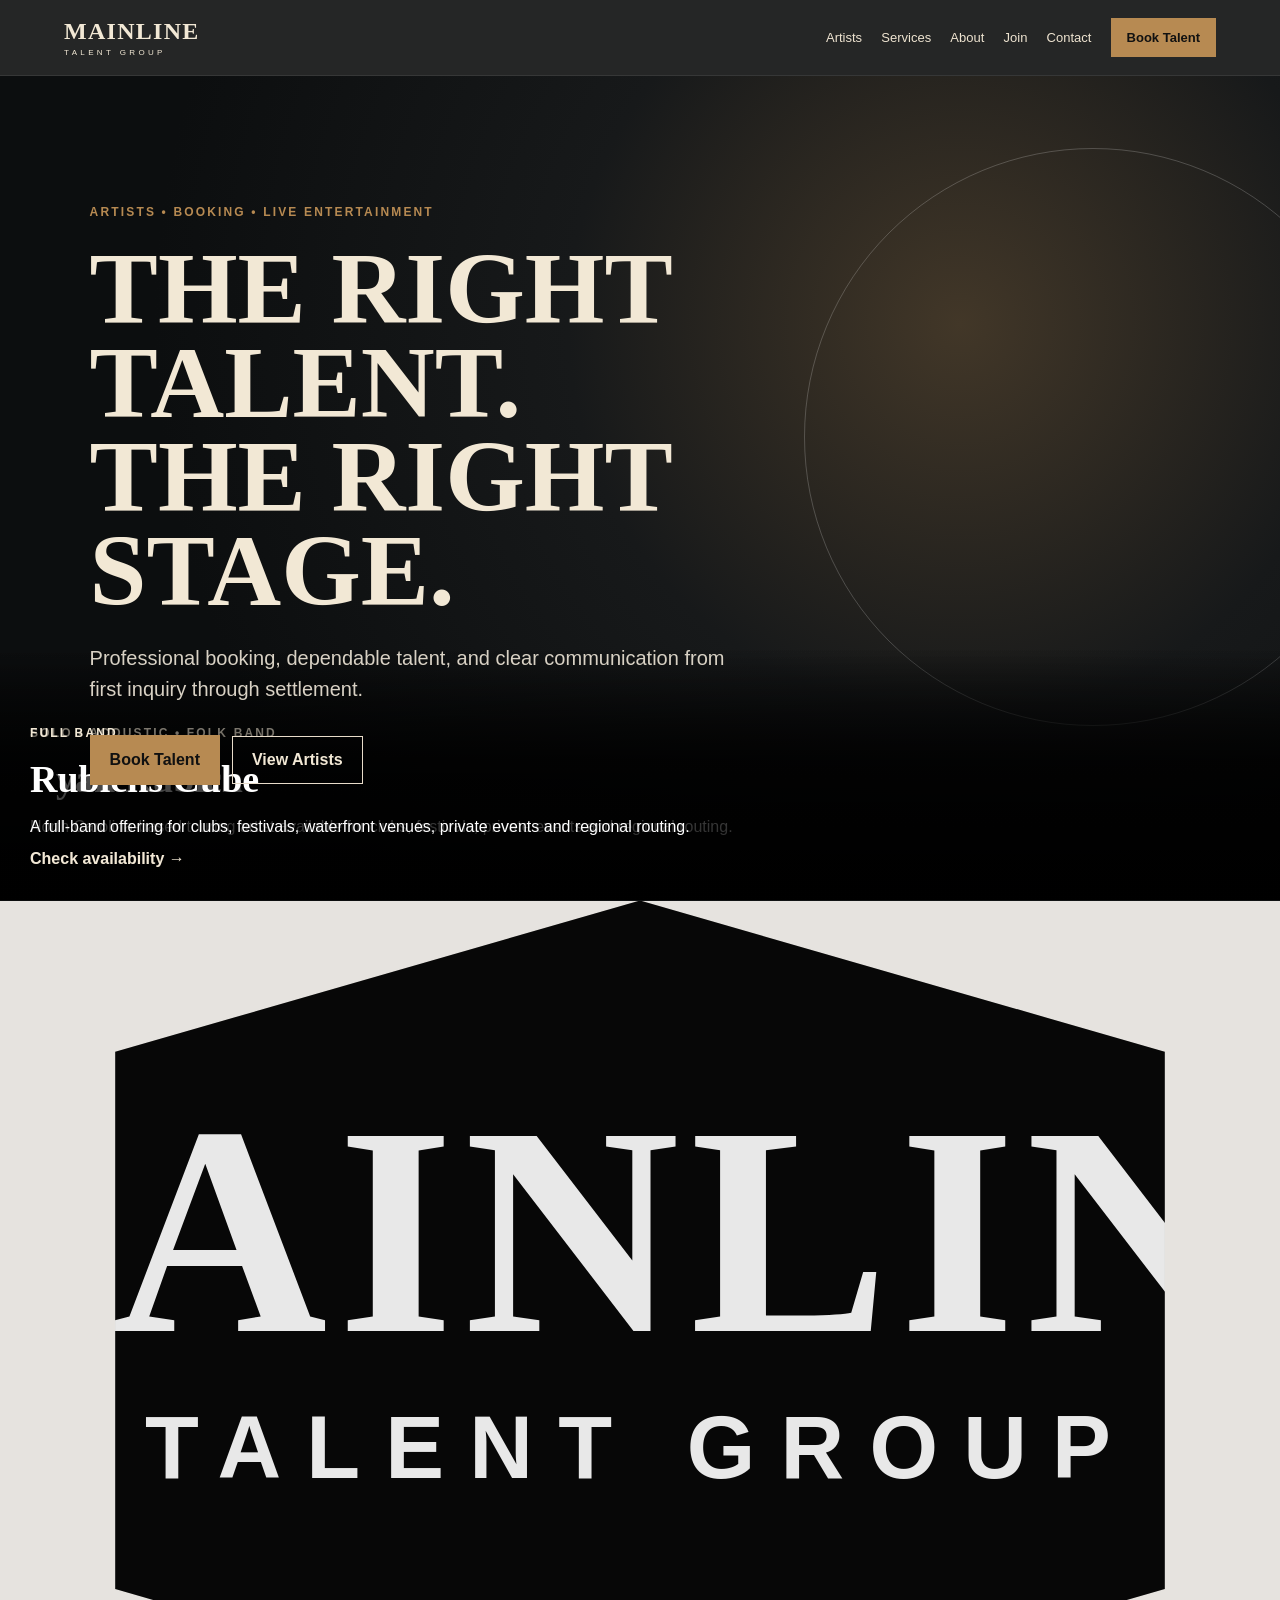
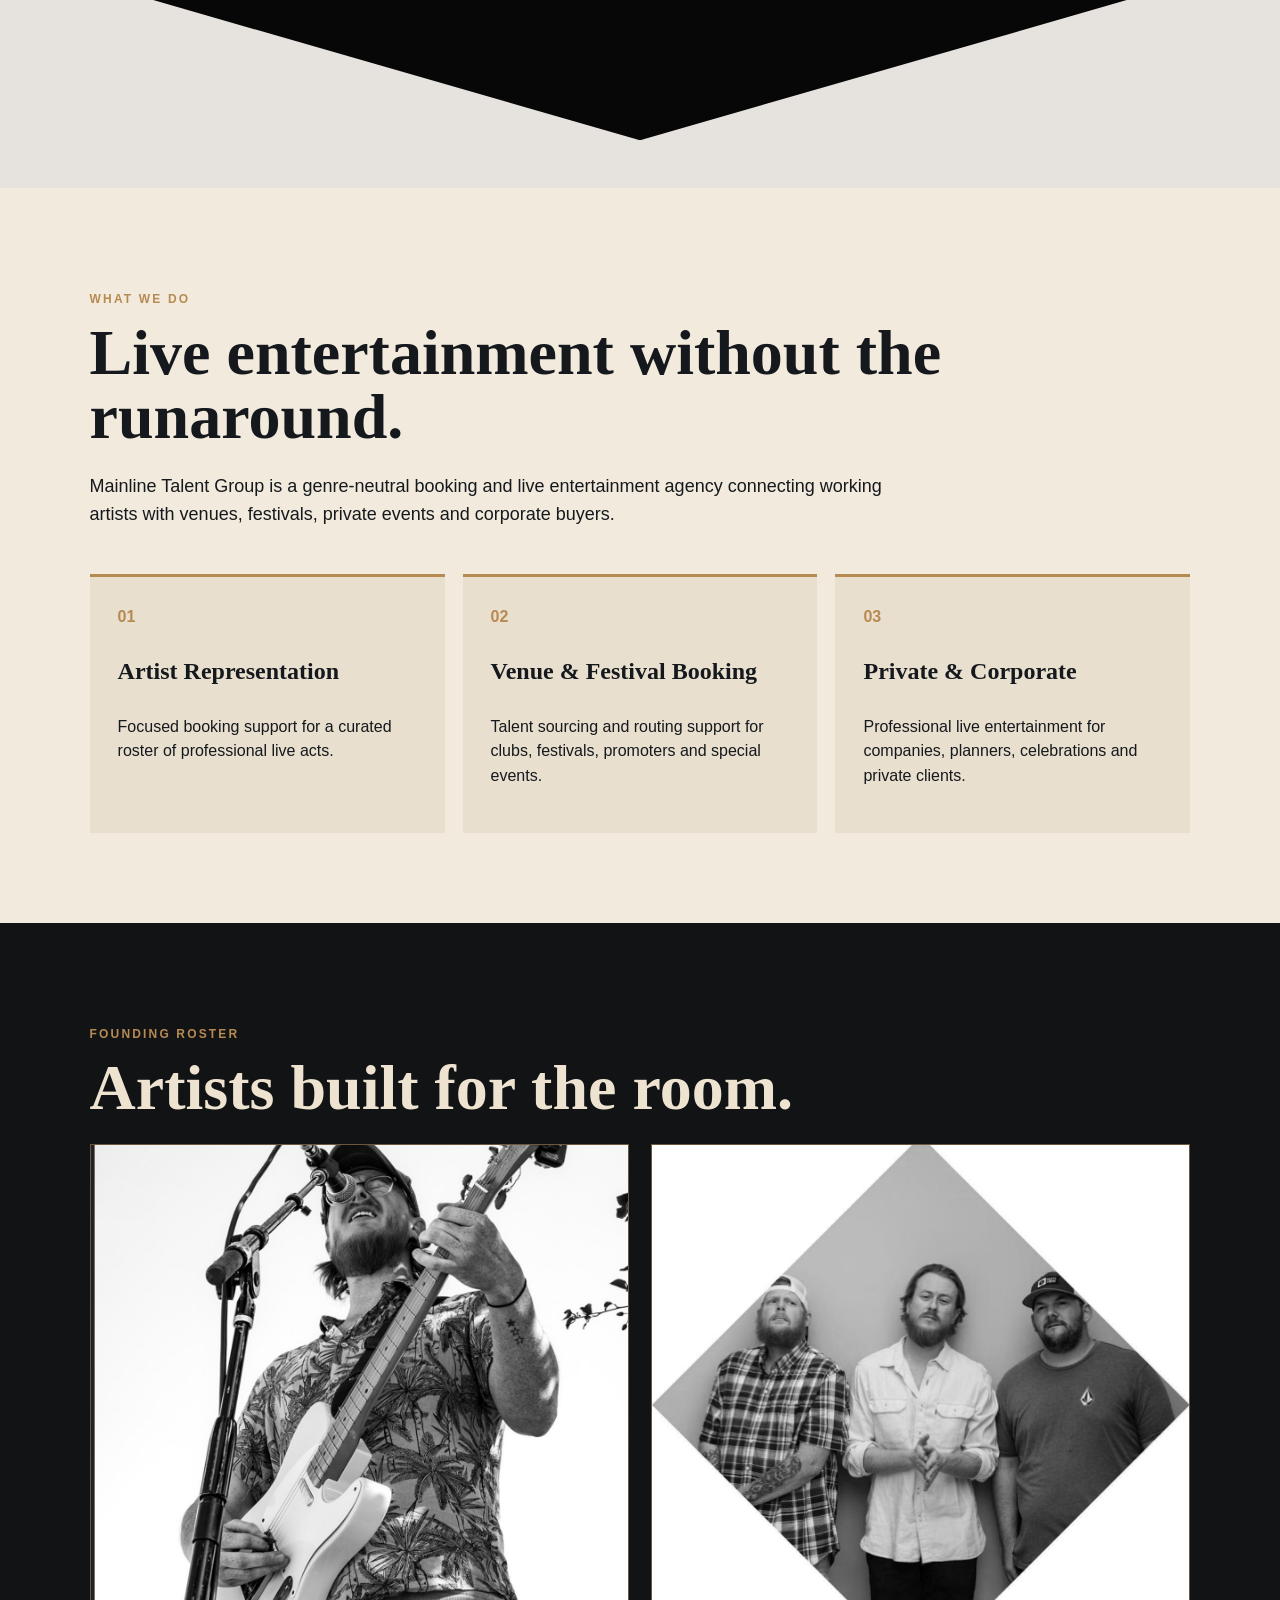
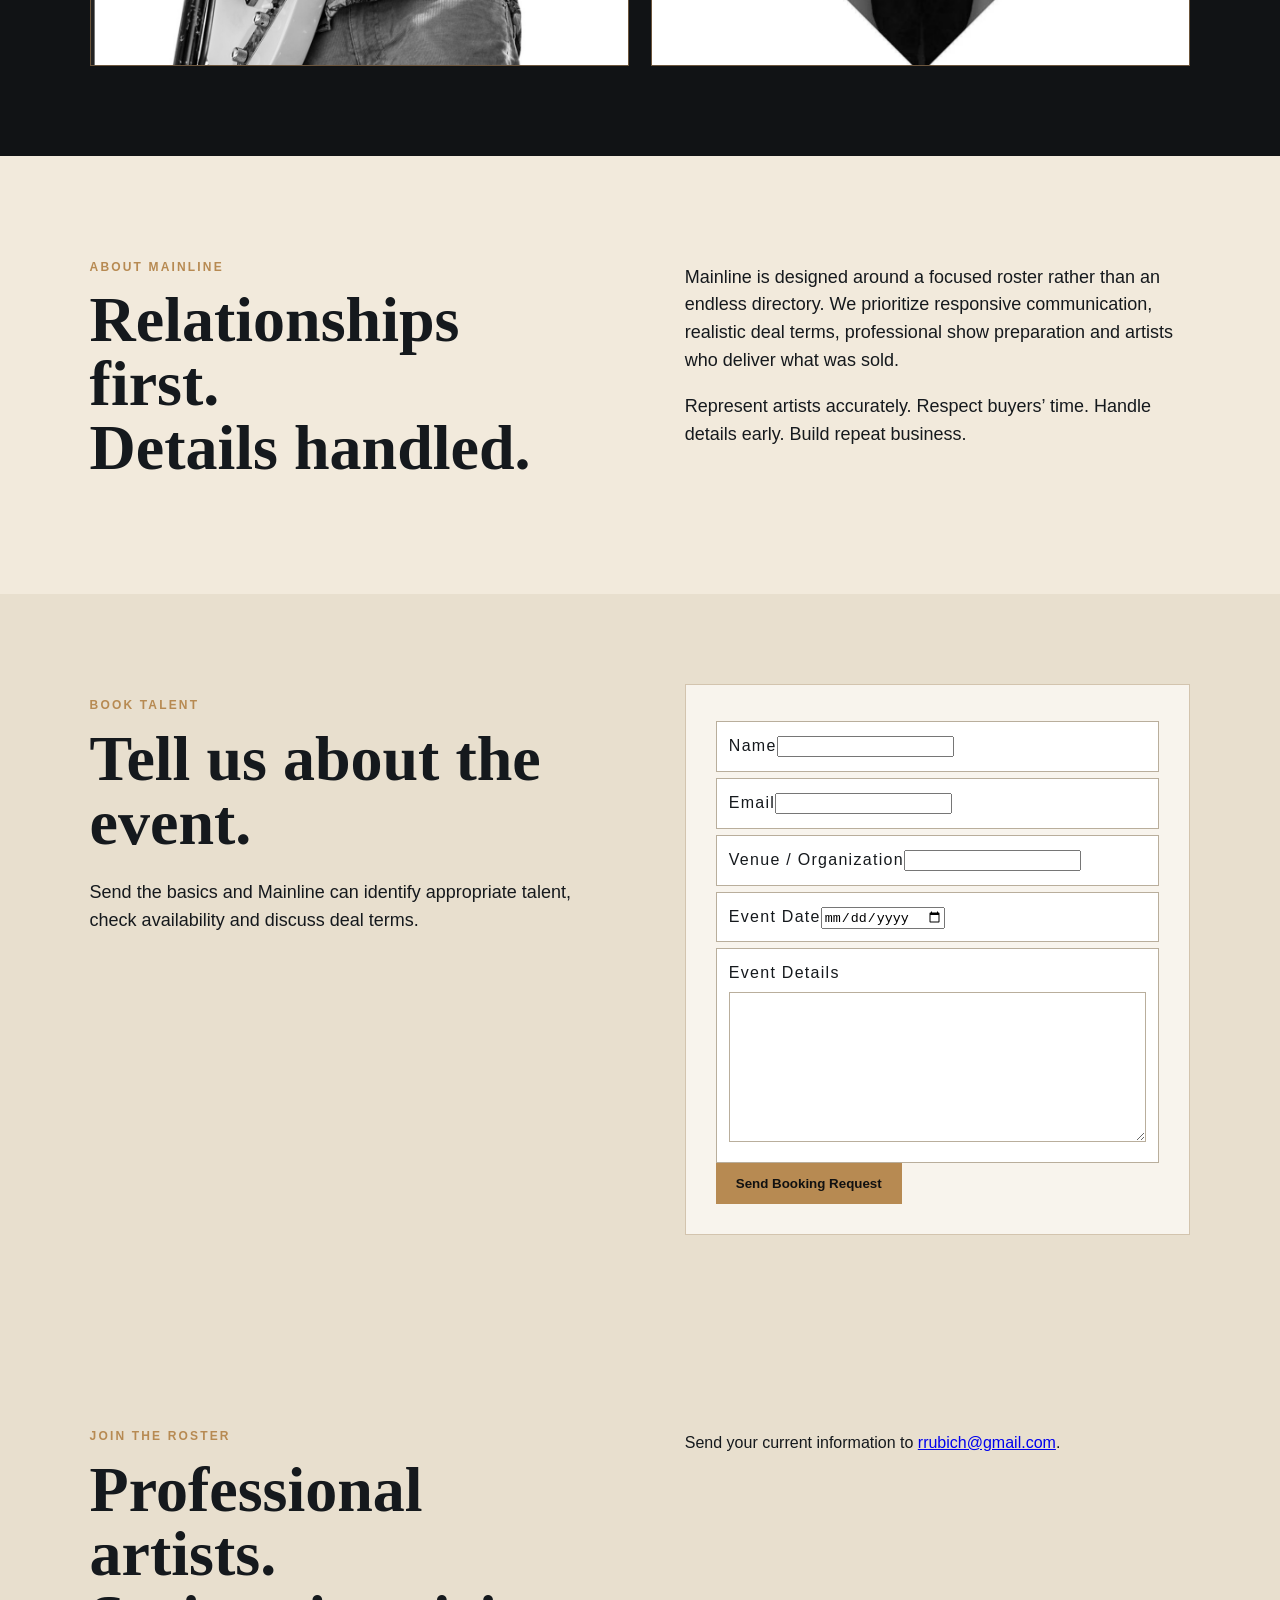
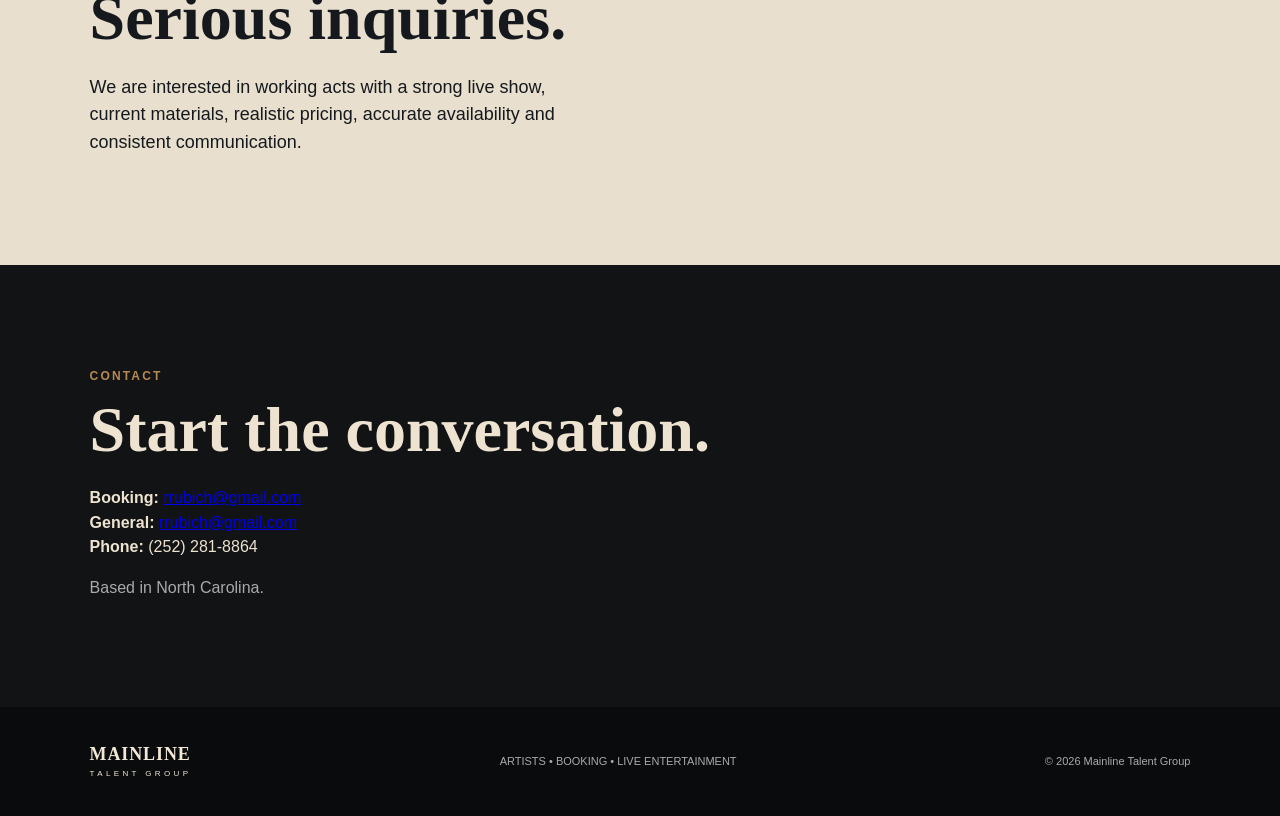
<file: index.html>
<!doctype html>
<html lang="en">
<head>
  <meta charset="utf-8">
  <meta name="viewport" content="width=device-width,initial-scale=1">
  <title>Mainline Talent Group | Artists, Booking & Live Entertainment</title>
  <meta name="description" content="Mainline Talent Group connects professional live artists with venues, festivals, private events and corporate buyers.">
  <link rel="stylesheet" href="styles.css">
</head>
<body>
  <header>
    <a class="brand" href="#home"><b>MAINLINE</b><small>TALENT GROUP</small></a>
    <button id="menu">☰</button>
    <nav><a href="#artists">Artists</a><a href="#services">Services</a><a href="#about">About</a><a href="#join">Join</a><a href="#contact">Contact</a><a class="btn" href="#book">Book Talent</a></nav>
  </header>
  <main>
    <section class="hero" id="home">
      <div>
        <p class="eyebrow">ARTISTS • BOOKING • LIVE ENTERTAINMENT</p>
        <h1>THE RIGHT TALENT.<br>THE RIGHT STAGE.</h1>
        <p class="lede">Professional booking, dependable talent, and clear communication from first inquiry through settlement.</p>
        <div class="hero-actions"><a class="btn" href="#book">Book Talent</a><a class="outline" href="#artists">View Artists</a></div>
      </div>
    </section>
    <section class="feature-band" aria-label="Mainline Talent Group banner">
      <div class="diamond-frame banner-frame"><img src="assets/mainline-talent-logo.svg" alt="Mainline Talent Group" class="group-banner"></div>
    </section>
    <section id="services"><p class="eyebrow">WHAT WE DO</p><h2>Live entertainment without the runaround.</h2><p class="intro">Mainline Talent Group is a genre-neutral booking and live entertainment agency connecting working artists with venues, festivals, private events and corporate buyers.</p><div class="cards"><article><i>01</i><h3>Artist Representation</h3><p>Focused booking support for a curated roster of professional live acts.</p></article><article><i>02</i><h3>Venue & Festival Booking</h3><p>Talent sourcing and routing support for clubs, festivals, promoters and special events.</p></article><article><i>03</i><h3>Private & Corporate</h3><p>Professional live entertainment for companies, planners, celebrations and private clients.</p></article></div></section>
    <section class="dark" id="artists"><p class="eyebrow">FOUNDING ROSTER</p><h2>Artists built for the room.</h2><div class="artists"><article class="artist-card"><div class="artist-photo"><img src="IMG_4374.jpeg" alt="Ryan Rubich performing"></div><div class="artist-overlay"><p class="eyebrow">SOLO • ACOUSTIC • FOLK BAND</p><h3>Ryan Rubich</h3><p>North Carolina-based touring artist available for clubs, festivals, private events and regional routing.</p><a href="#book">Check availability →</a></div></article><article class="artist-card"><div class="artist-photo"><img src="IMG_9189.jpeg" alt="Rubichs Cube band"></div><div class="artist-overlay"><p class="eyebrow">FULL BAND</p><h3>Rubichs Cube</h3><p>A full-band offering for clubs, festivals, waterfront venues, private events and regional routing.</p><a href="#book">Check availability →</a></div></article></div></section>
    <section class="split" id="about"><div><p class="eyebrow">ABOUT MAINLINE</p><h2>Relationships first.<br>Details handled.</h2></div><div><p>Mainline is designed around a focused roster rather than an endless directory. We prioritize responsive communication, realistic deal terms, professional show preparation and artists who deliver what was sold.</p><p>Represent artists accurately. Respect buyers’ time. Handle details early. Build repeat business.</p></div></section>
    <section class="split formwrap" id="book"><div><p class="eyebrow">BOOK TALENT</p><h2>Tell us about the event.</h2><p>Send the basics and Mainline can identify appropriate talent, check availability and discuss deal terms.</p></div><form action="https://formsubmit.co/rrubich@gmail.com" method="POST"><input type="hidden" name="_subject" value="New Mainline Talent Group Booking Inquiry"><input type="hidden" name="_next" value="https://4hnk9cyy96-lgtm.github.io/Mainline-Talent-Group/thanks.html"><label>Name<input name="name" required></label><label>Email<input name="email" type="email" required></label><label>Venue / Organization<input name="venue"></label><label>Event Date<input name="date" type="date"></label><label>Event Details<textarea name="details" rows="5"></textarea></label><button class="btn" type="submit">Send Booking Request</button></form></section>
    <section class="split formwrap" id="join"><div><p class="eyebrow">JOIN THE ROSTER</p><h2>Professional artists.<br>Serious inquiries.</h2><p>We are interested in working acts with a strong live show, current materials, realistic pricing, accurate availability and consistent communication.</p></div><p>Send your current information to <a href="mailto:rrubich@gmail.com">rrubich@gmail.com</a>.</p></section>
    <section class="dark" id="contact"><p class="eyebrow">CONTACT</p><h2>Start the conversation.</h2><p><b>Booking:</b> <a href="mailto:rrubich@gmail.com">rrubich@gmail.com</a><br><b>General:</b> <a href="mailto:rrubich@gmail.com">rrubich@gmail.com</a><br><b>Phone:</b> (252) 281-8864</p><p class="muted">Based in North Carolina.</p></section>
  </main>
  <footer><div class="brand"><b>MAINLINE</b><small>TALENT GROUP</small></div><p>ARTISTS • BOOKING • LIVE ENTERTAINMENT</p><p>© <span id="year"></span> Mainline Talent Group</p></footer>
  <script src="script.js"></script>
</body>
</html>
</file>
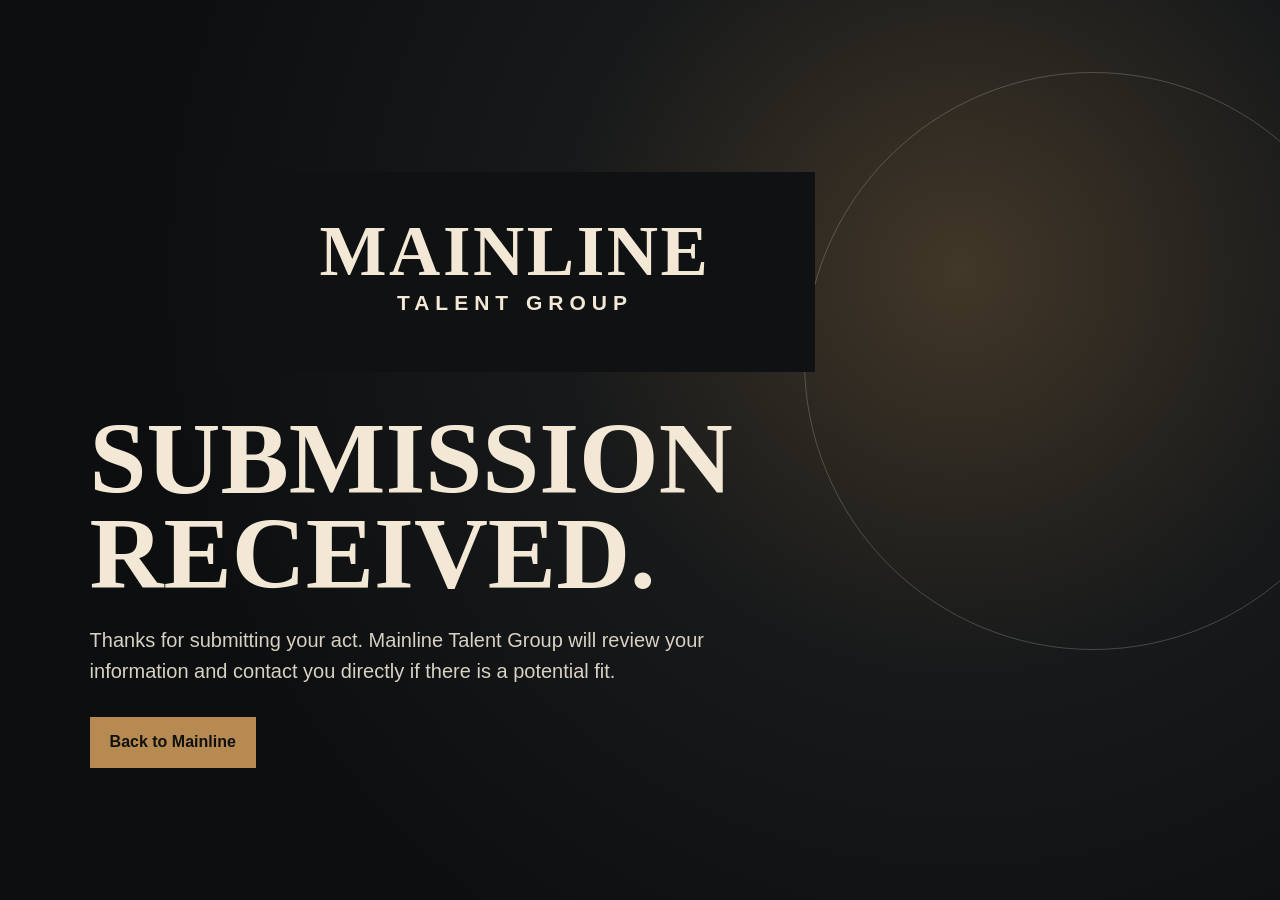
<file: artist-submitted.html>
<!doctype html><html lang="en"><head><meta charset="utf-8"><meta name="viewport" content="width=device-width,initial-scale=1"><title>Artist Submission Received | Mainline Talent Group</title><link rel="stylesheet" href="styles.css"></head><body><main><section class="hero" style="min-height:100vh"><div><img src="./assets/mainline-talent-logo.svg" alt="Mainline Talent Group Logo" style="max-width:600px;width:100%;margin:40px auto;display:block"><h1>SUBMISSION<br>RECEIVED.</h1><p class="lede">Thanks for submitting your act. Mainline Talent Group will review your information and contact you directly if there is a potential fit.</p><a class="btn" href="./">Back to Mainline</a></div></section></main></body></html>
</file>
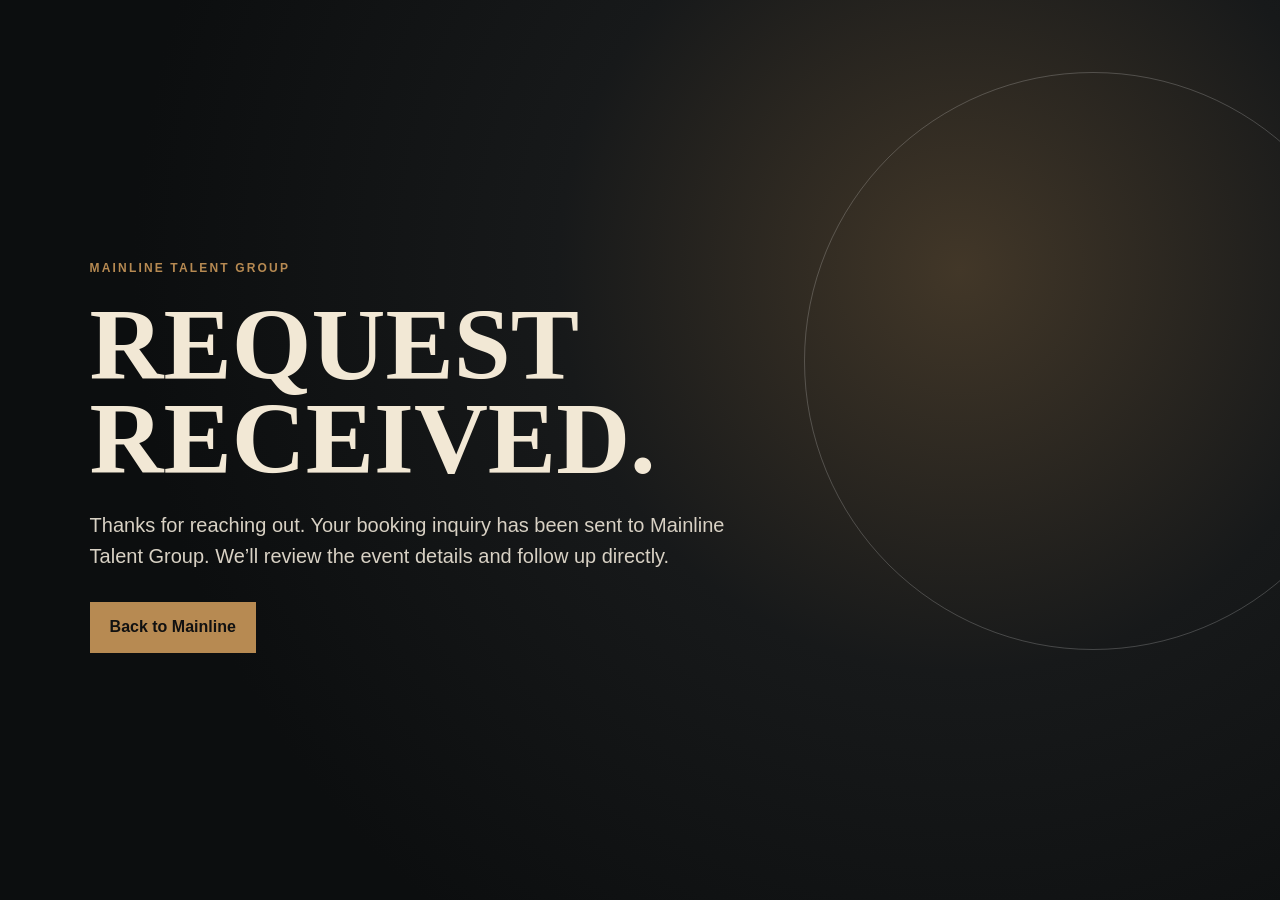
<file: thanks.html>
<!doctype html><html lang="en"><head><meta charset="utf-8"><meta name="viewport" content="width=device-width,initial-scale=1"><title>Booking Request Received | Mainline Talent Group</title><link rel="stylesheet" href="styles.css"></head><body><main><section class="hero" style="min-height:100vh"><div><p class="eyebrow">MAINLINE TALENT GROUP</p><h1>REQUEST<br>RECEIVED.</h1><p class="lede">Thanks for reaching out. Your booking inquiry has been sent to Mainline Talent Group. We’ll review the event details and follow up directly.</p><a class="btn" href="./">Back to Mainline</a></div></section></main></body></html>
</file>
<file: styles.css>
*{box-sizing:border-box}html{scroll-behavior:smooth}body{margin:0;background:#f2eadc;color:#15191d;font-family:Arial,sans-serif;line-height:1.55}header{position:sticky;top:0;z-index:100;display:flex;justify-content:space-between;align-items:center;gap:28px;padding:18px 6vw;background:rgba(15,17,18,.9);border-bottom:1px solid rgba(255,255,255,.08)}.brand{color:#f2e8d5;text-decoration:none;display:flex;flex-direction:column;line-height:.9;letter-spacing:.08em}.brand b{font-family:Georgia,serif;font-size:24px}.brand small{font-size:8px;letter-spacing:.42em;margin-top:7px}nav{display:flex;align-items:center;gap:24px}nav a{color:#eee3d0;text-decoration:none;font-size:13px}.btn{display:inline-block;background:#b78a52;border:1px solid #b78a52;color:#111!important;padding:12px 19px;text-decoration:none;font-weight:800;cursor:pointer}.outline{display:inline-block;border:1px solid #e8dcca;color:#f2e8d5;padding:11px 19px;text-decoration:none;font-weight:700;margin-left:8px}.hero{min-height:78vh;display:flex;align-items:center;padding:9vw 7vw;background:radial-gradient(circle at 75% 30%,#423728,#17191a 35%,#0c0e0f 72%);color:#f2e8d5;position:relative;overflow:hidden}.hero:after{content:"";position:absolute;width:45vw;height:45vw;border:1px solid rgba(255,255,255,.2);border-radius:50%;right:-8vw;top:8vh}.hero > div{position:relative;z-index:1;max-width:850px}.eyebrow{color:#b78a52;font-size:12px;font-weight:800;letter-spacing:.18em}.hero h1{font:800 clamp(48px,8vw,104px)/.92 Georgia,serif;margin:20px 0}.lede{font-size:20px;color:#d8d1c4;max-width:650px;margin-bottom:30px}section{padding:90px 7vw}h2{font:800 clamp(36px,5vw,64px)/1 Georgia,serif;margin:12px 0 24px}h3{font-family:Georgia,serif}.intro{max-width:800px;font-size:18px}.cards{display:grid;grid-template-columns:repeat(3,1fr);gap:18px;margin-top:45px}.cards article{padding:28px;background:#e8dfce;border-top:3px solid #b78a52}.cards i{color:#b78a52;font-weight:700;font-style:normal}.cards h3{font-size:24px}.dark{background:#111315;color:#eee3d0}.artists{display:grid;grid-template-columns:1fr 1fr;gap:22px}.artists article{display:grid;grid-template-columns:130px 1fr;gap:24px;align-items:center;border:1px solid #6c563d;padding:24px;background:#f8f3e8;color:#15191d}.monogram{height:150px;display:grid;place-items:center;background:linear-gradient(135deg,#b78a52,#30291f);font:50px Georgia,serif;color:#f2e8d5}.monogram.alt{background:linear-gradient(135deg,#333,#745b3e)}.artists h3{font-size:32px;margin:0 0 4px}.artists a{color:#b78a52;text-decoration:none;font-weight:700}.split{display:grid;grid-template-columns:1fr 1fr;gap:7vw}.split > div{font-size:18px}.formwrap{background:#e8dfce}.formwrap form{background:#f8f4ed;padding:30px;border:1px solid #d3c4ae}.two{display:grid;grid-template-columns:1fr 1fr;gap:14px}label{display:block;font-size:12px;font-weight:800;letter-spacing:.08em;margin-top:18px}.input,label,select,textarea{width:100%;margin-top:6px;padding:12px;border:1px solid #b9ae9c;background:#fff;font:inherit}textarea{resize:vertical}.center{text-align:center;max-width:950px;margin:0 auto}.darkline{border-color:#15191d;color:#15191d}.muted{color:#aaa}.footer{padding:35px 7vw;background:#090b0c;color:#aaa;display:flex;justify-content:space-between;align-items:center;font-size:11px}footer{padding:35px 7vw;background:#090b0c;color:#aaa;display:flex;justify-content:space-between;align-items:center;font-size:11px}.footer .brand,.brand b,footer .brand b{font-size:18px}.feature-band{padding:0 0 3rem;background:#e6e3df}.diamond-frame{width:min(82vw,1100px);margin:0 auto;position:relative;aspect-ratio:1.25;overflow:hidden;clip-path:polygon(50% 0%, 100% 18%, 100% 82%, 50% 100%, 0% 82%, 0% 18%);background:#d2d0cb;box-shadow:0 24px 48px rgba(0,0,0,.12)}.diamond-frame img{display:block;width:100%;height:100%;object-fit:cover;filter:grayscale(1) contrast(1.08) brightness(.96)}@media (max-width:800px){header{padding:16px 5vw}#menu{display:block;background:none;color:#f2e8d5;border:0;font-size:26px}nav{display:none;position:absolute;top:100%;left:0;right:0;background:#111315;padding:20px 5vw;flex-direction:column;align-items:flex-start}nav.open{display:flex}.hero{min-height:auto;padding-top:96px;padding-bottom:70px}.cards,.artists,.split,.two{grid-template-columns:1fr}.feature-band{padding-bottom:2rem}.diamond-frame{width:min(90vw,800px)}footer{flex-direction:column;align-items:flex-start;gap:12px}}@media (min-width:801px){#menu{display:none}}
.artist-photo{width:180px;height:180px;flex:0 0 180px;overflow:hidden;border:1px solid rgba(255,255,255,.18);background:#111}.artist-photo img{width:100%;height:100%;object-fit:cover;display:block;filter:grayscale(100%)}
@media(max-width:700px){.artist-photo{width:100%;height:300px;flex-basis:auto}}

/* Rubichs Cube card readability */
.rubichs-card{background:#fff!important;align-items:stretch!important}.rubichs-card .artist-copy{background:#fff;color:#111;padding:18px 20px;display:flex;flex-direction:column;justify-content:center;position:relative;z-index:2}.rubichs-card .artist-copy h3,.rubichs-card .artist-copy p{color:#111}.rubichs-card .artist-copy .eyebrow,.rubichs-card .artist-copy a{color:#9a6b32}
@media(max-width:800px){.rubichs-card{display:flex!important;flex-direction:column}.rubichs-card .artist-copy{margin-top:0;padding:22px 18px}.rubichs-card .artist-photo{order:1}.rubichs-card .artist-copy{order:2}}

/* Large roster images with text overlay */
.artists .artist-card{display:block;padding:0;background:#111;border:1px solid #6c563d;overflow:hidden}.artists .artist-card .artist-photo{position:relative;width:100%;height:520px;overflow:hidden;border:0;background:#111}.artists .artist-card .artist-photo img{width:100%;height:100%;object-fit:cover;display:block;filter:grayscale(100%)}.artist-overlay{position:absolute;left:0;right:0;bottom:0;padding:70px 30px 28px;background:linear-gradient(to top,rgba(0,0,0,.92) 0%,rgba(0,0,0,.68) 55%,rgba(0,0,0,0) 100%);color:#fff}.artist-overlay h3{color:#fff;font-size:38px;margin:0 0 6px}.artist-overlay p{color:#fff;margin:7px 0}.artist-overlay .eyebrow,.artist-overlay a{color:#f2e8d5}.artist-overlay a{font-weight:800;text-decoration:none}
@media(max-width:800px){.artists .artist-card .artist-photo{height:440px}.artist-overlay{padding:65px 20px 22px}.artist-overlay h3{font-size:34px}}

/* Keep MAINLINE TALENT GROUP header fully visible */
header .brand{min-width:max-content;overflow:visible;flex-shrink:0;padding-right:10px}header .brand b{font-size:clamp(17px,2.2vw,24px);white-space:nowrap;line-height:1}header .brand small{font-size:clamp(6px,.75vw,8px);letter-spacing:clamp(.20em,.35vw,.42em);white-space:nowrap;line-height:1.1}@media(max-width:520px){header{padding-left:16px;padding-right:16px}header .brand b{font-size:18px}header .brand small{font-size:6px;letter-spacing:.25em;margin-top:5px}}
 @media(min-width:801px) and (max-width:1050px){header{padding-left:3vw;padding-right:3vw;gap:14px}nav{gap:10px}nav a{font-size:12px}nav .btn{padding:10px 13px}}

/* HEADER OVERLAP FIX — final responsive layout */
header{width:100%;min-height:78px;overflow:visible;display:flex;align-items:center;justify-content:space-between;gap:24px;padding:16px clamp(16px,6vw,72px)}
header .brand{display:flex;flex:0 0 auto;min-width:180px;position:relative;z-index:2}
header .brand b{display:block;white-space:nowrap;line-height:1.05}
header .brand small{display:block;white-space:nowrap;line-height:1.1;margin-top:6px}
header nav{display:flex;align-items:center;justify-content:flex-end;flex:1 1 auto;min-width:0;gap:clamp(10px,1.8vw,24px);position:relative;z-index:3}
header nav a{display:inline-flex;align-items:center;justify-content:center;white-space:nowrap;line-height:1.2;padding:6px 0}
header nav .btn{padding:11px 16px;margin-left:2px}
#menu{position:relative;z-index:5}
@media (min-width:801px) and (max-width:1150px){header{gap:14px;padding-left:3vw;padding-right:3vw}header .brand{min-width:165px}header .brand b{font-size:20px}header .brand small{font-size:7px;letter-spacing:.28em}header nav{gap:10px}header nav a{font-size:12px}header nav .btn{padding:10px 12px}}
@media (max-width:800px){header{min-height:70px;padding:14px 16px;gap:12px}header .brand{min-width:0}header .brand b{font-size:18px}header .brand small{font-size:6px;letter-spacing:.25em;margin-top:5px}header nav{display:none;position:absolute;top:100%;left:0;right:0;width:100%;height:auto;flex-direction:column;align-items:stretch;justify-content:flex-start;gap:0;padding:12px 20px 18px;background:#111315;border-top:1px solid rgba(255,255,255,.1);box-shadow:0 12px 24px rgba(0,0,0,.3)}header nav.open{display:flex}header nav a{width:100%;padding:11px 0;font-size:14px;justify-content:flex-start}header nav .btn{margin-top:8px;padding:12px 16px;justify-content:center}#menu{display:block;flex:0 0 auto}}
@media (min-width:801px){#menu{display:none}}


/* FINAL HEADER + HERO BUTTON LAYOUT — 2026-09-30 */
header{position:sticky;top:0;z-index:1000;width:100%;min-height:76px;display:flex;align-items:center;justify-content:space-between;gap:24px;padding:14px clamp(16px,5vw,72px);overflow:visible}
header .brand{display:flex;flex:0 0 auto;min-width:0;padding:0;position:relative;z-index:2}
header .brand b{font-size:clamp(18px,2vw,24px);line-height:1;white-space:nowrap}
header .brand small{font-size:clamp(6px,.65vw,8px);line-height:1;margin-top:6px;white-space:nowrap}
header nav{display:flex;align-items:center;justify-content:flex-end;gap:clamp(10px,1.5vw,22px);flex:1 1 auto;min-width:0;position:relative;z-index:3}
header nav a{display:inline-flex;align-items:center;justify-content:center;white-space:nowrap;line-height:1.2;padding:6px 0}
header nav .btn{padding:11px 15px;margin:0}
#menu{display:none;position:relative;z-index:1001;background:none;border:0;color:#f2e8d5;font-size:28px;line-height:1;padding:4px;cursor:pointer}

.hero > div{width:100%;max-width:850px}
.hero h1{margin:20px 0 24px}
.hero .lede{margin:0 0 30px}
.hero-actions{display:flex;flex-wrap:wrap;align-items:center;gap:12px}
.hero-actions .btn,.hero-actions .outline{margin:0}

@media (max-width:1100px){
  header{min-height:70px;padding:13px 18px}
  header nav{display:none;position:absolute;top:100%;left:0;right:0;width:100%;flex-direction:column;align-items:stretch;gap:0;padding:12px 20px 18px;background:#111315;border-top:1px solid rgba(255,255,255,.1);box-shadow:0 12px 24px rgba(0,0,0,.3)}
  header nav.open{display:flex}
  header nav a{width:100%;justify-content:flex-start;padding:12px 0;font-size:14px}
  header nav .btn{justify-content:center;margin-top:8px;padding:12px 16px}
  #menu{display:block}
}

@media (max-width:600px){
  header{padding:13px 16px}
  header .brand b{font-size:18px}
  header .brand small{font-size:6px;letter-spacing:.25em}
  .hero{padding:76px 7vw 64px}
  .hero h1{font-size:clamp(42px,13vw,68px);margin:16px 0 20px}
  .hero .lede{font-size:17px;margin-bottom:26px}
  .hero-actions{width:100%;flex-direction:column;align-items:stretch;gap:10px}
  .hero-actions .btn,.hero-actions .outline{width:100%;margin:0;text-align:center}
}


/* iPhone-safe hero spacing */
@media (max-width:600px){
  .hero > div{position:relative;z-index:2}
  .hero .eyebrow{margin-top:0;margin-bottom:12px}
  .hero h1{margin-top:12px;margin-bottom:22px}
  .hero .lede{display:block;position:relative;margin-top:0;margin-bottom:32px;line-height:1.55}
  .hero-actions{position:relative;display:flex;clear:both;z-index:3;margin-top:0;padding-top:0}
  .hero-actions a{position:relative;display:flex;align-items:center;justify-content:center;min-height:48px}
}


/* DEFINITIVE MOBILE HERO OVERLAP FIX */
@media (max-width:1100px){
  .hero{
    display:block !important;
    height:auto !important;
    min-height:0 !important;
    overflow:hidden;
    padding-top:76px !important;
    padding-bottom:56px !important;
  }
  .hero > div{
    display:block !important;
    width:100% !important;
    max-width:850px !important;
    height:auto !important;
    min-height:0 !important;
    position:relative !important;
  }
  .hero h1{
    position:relative;
    margin:14px 0 24px !important;
  }
  .hero .lede{
    position:relative;
    display:block;
    width:100%;
    margin:0 0 30px !important;
  }
  .hero-actions{
    position:relative !important;
    display:flex !important;
    flex-direction:column !important;
    width:100% !important;
    height:auto !important;
    min-height:0 !important;
    margin:0 !important;
    padding:0 !important;
    gap:12px !important;
    clear:both !important;
    z-index:auto !important;
  }
  .hero-actions a,
  .hero-actions .btn,
  .hero-actions .outline{
    position:relative !important;
    display:flex !important;
    width:100% !important;
    height:auto !important;
    min-height:52px !important;
    margin:0 !important;
    padding:14px 18px !important;
    align-items:center !important;
    justify-content:center !important;
    box-sizing:border-box !important;
    z-index:auto !important;
  }
  #artists{
    position:relative;
    clear:both;
    z-index:1;
  }
}

@media (min-width:601px) and (max-width:1100px){
  .hero{
    padding-left:6vw !important;
    padding-right:6vw !important;
  }
}

@media (max-width:600px){
  .hero{
    padding-left:7vw !important;
    padding-right:7vw !important;
    padding-top:64px !important;
    padding-bottom:52px !important;
  }
  .hero h1{
    font-size:clamp(42px,13vw,68px) !important;
    line-height:.94 !important;
  }
  .hero .lede{
    font-size:17px !important;
    line-height:1.55 !important;
  }
}
</file>
